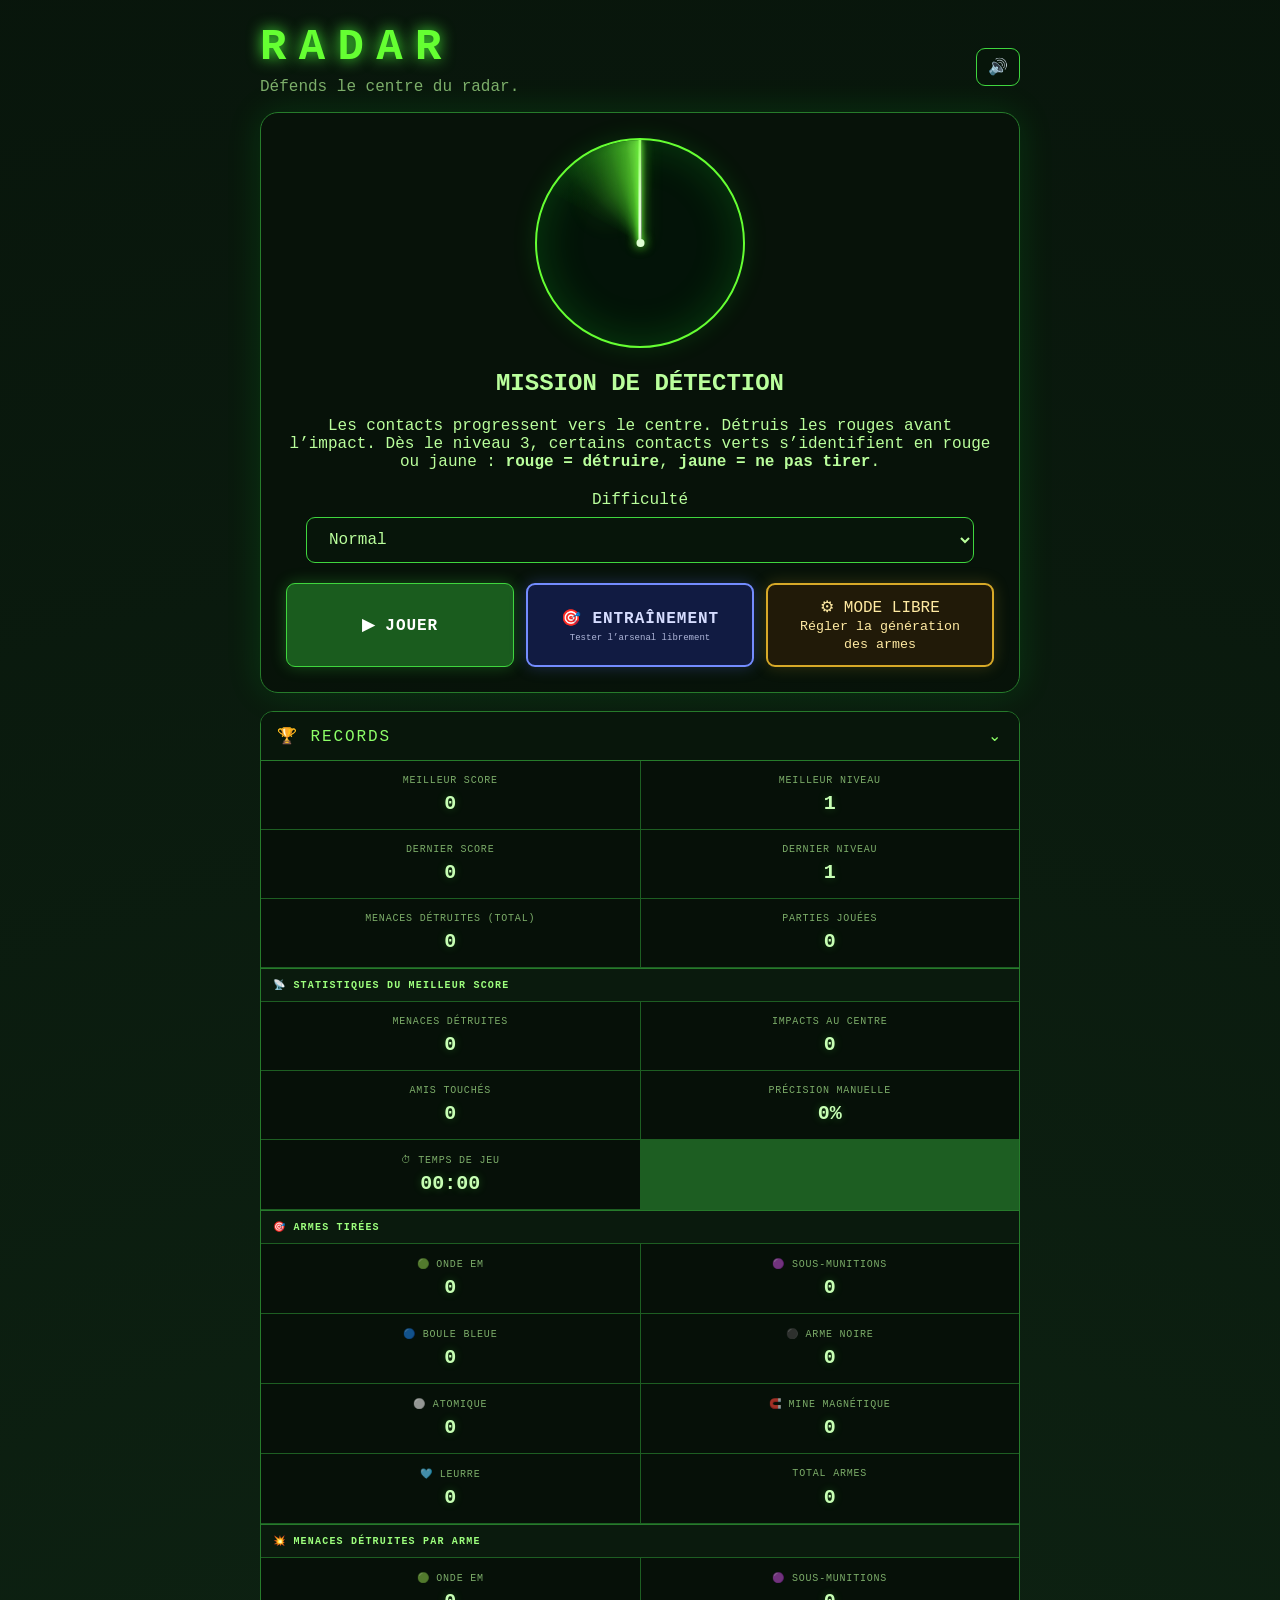
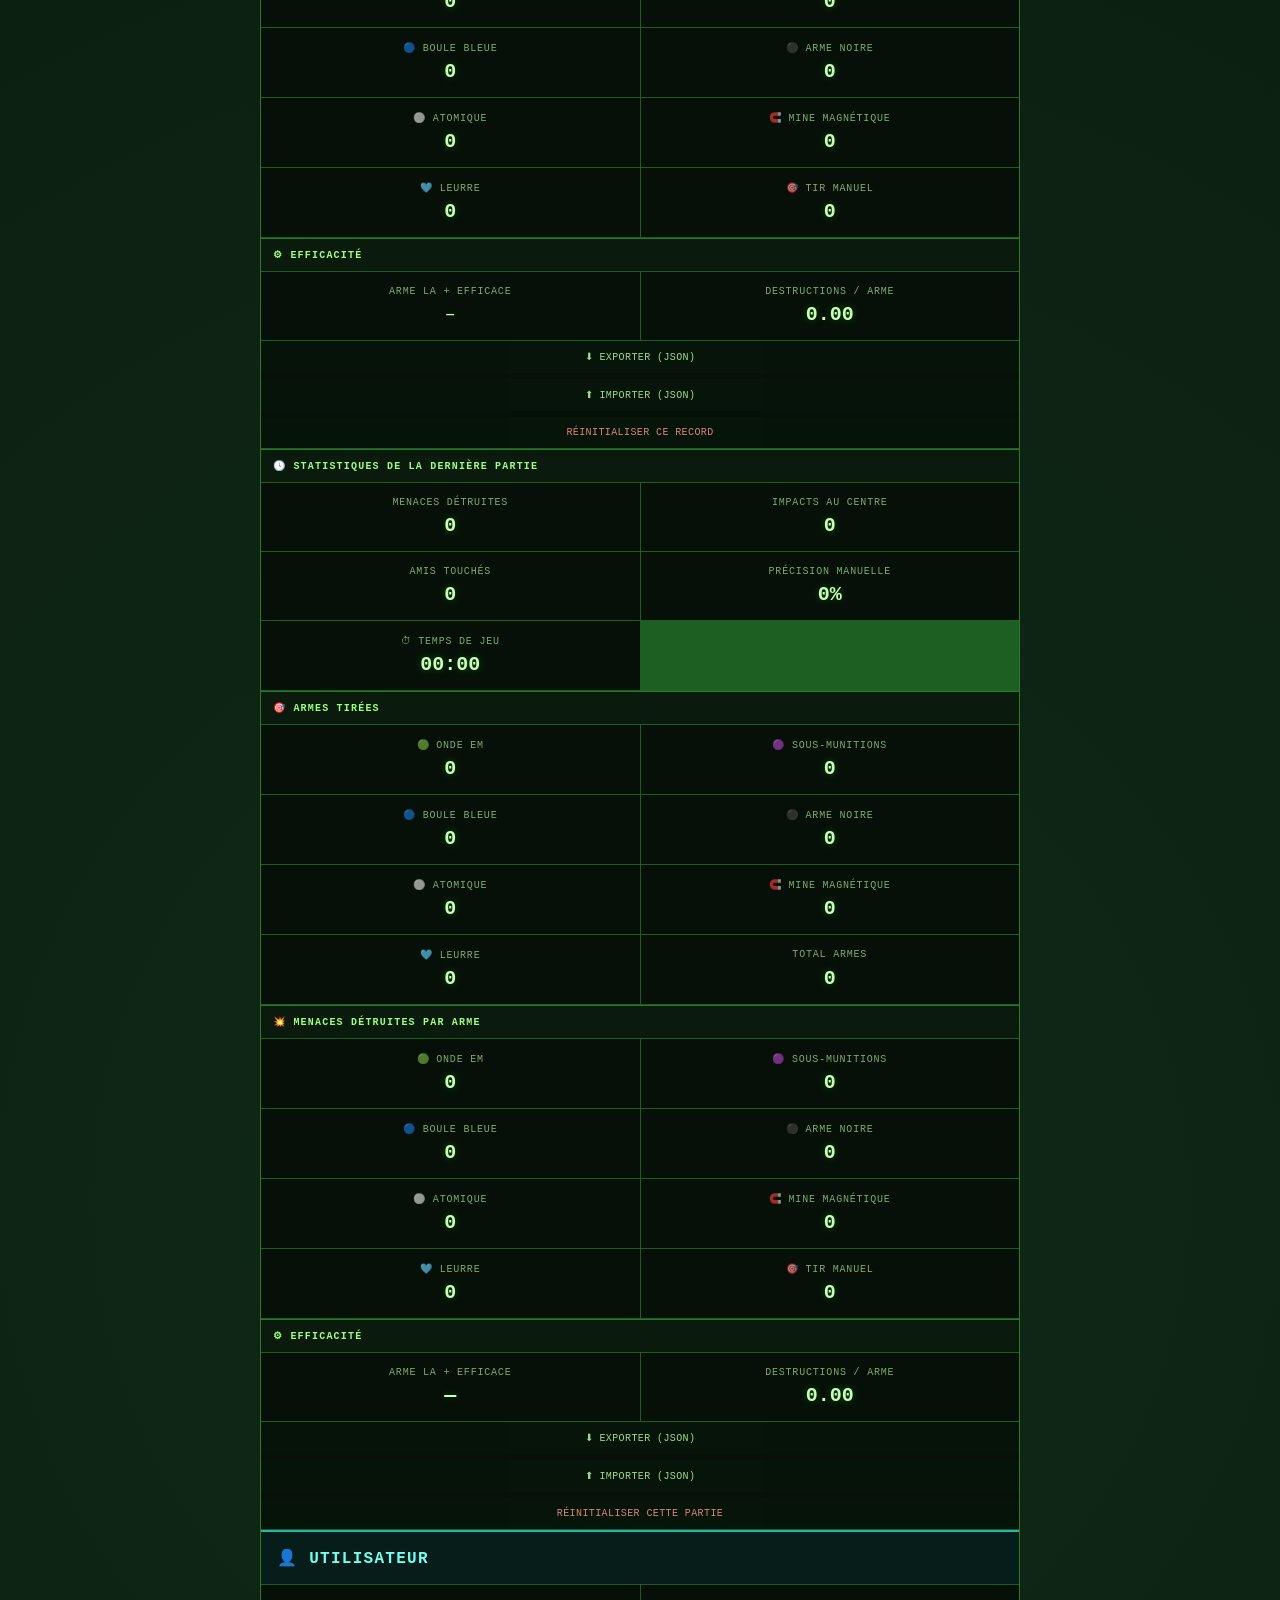
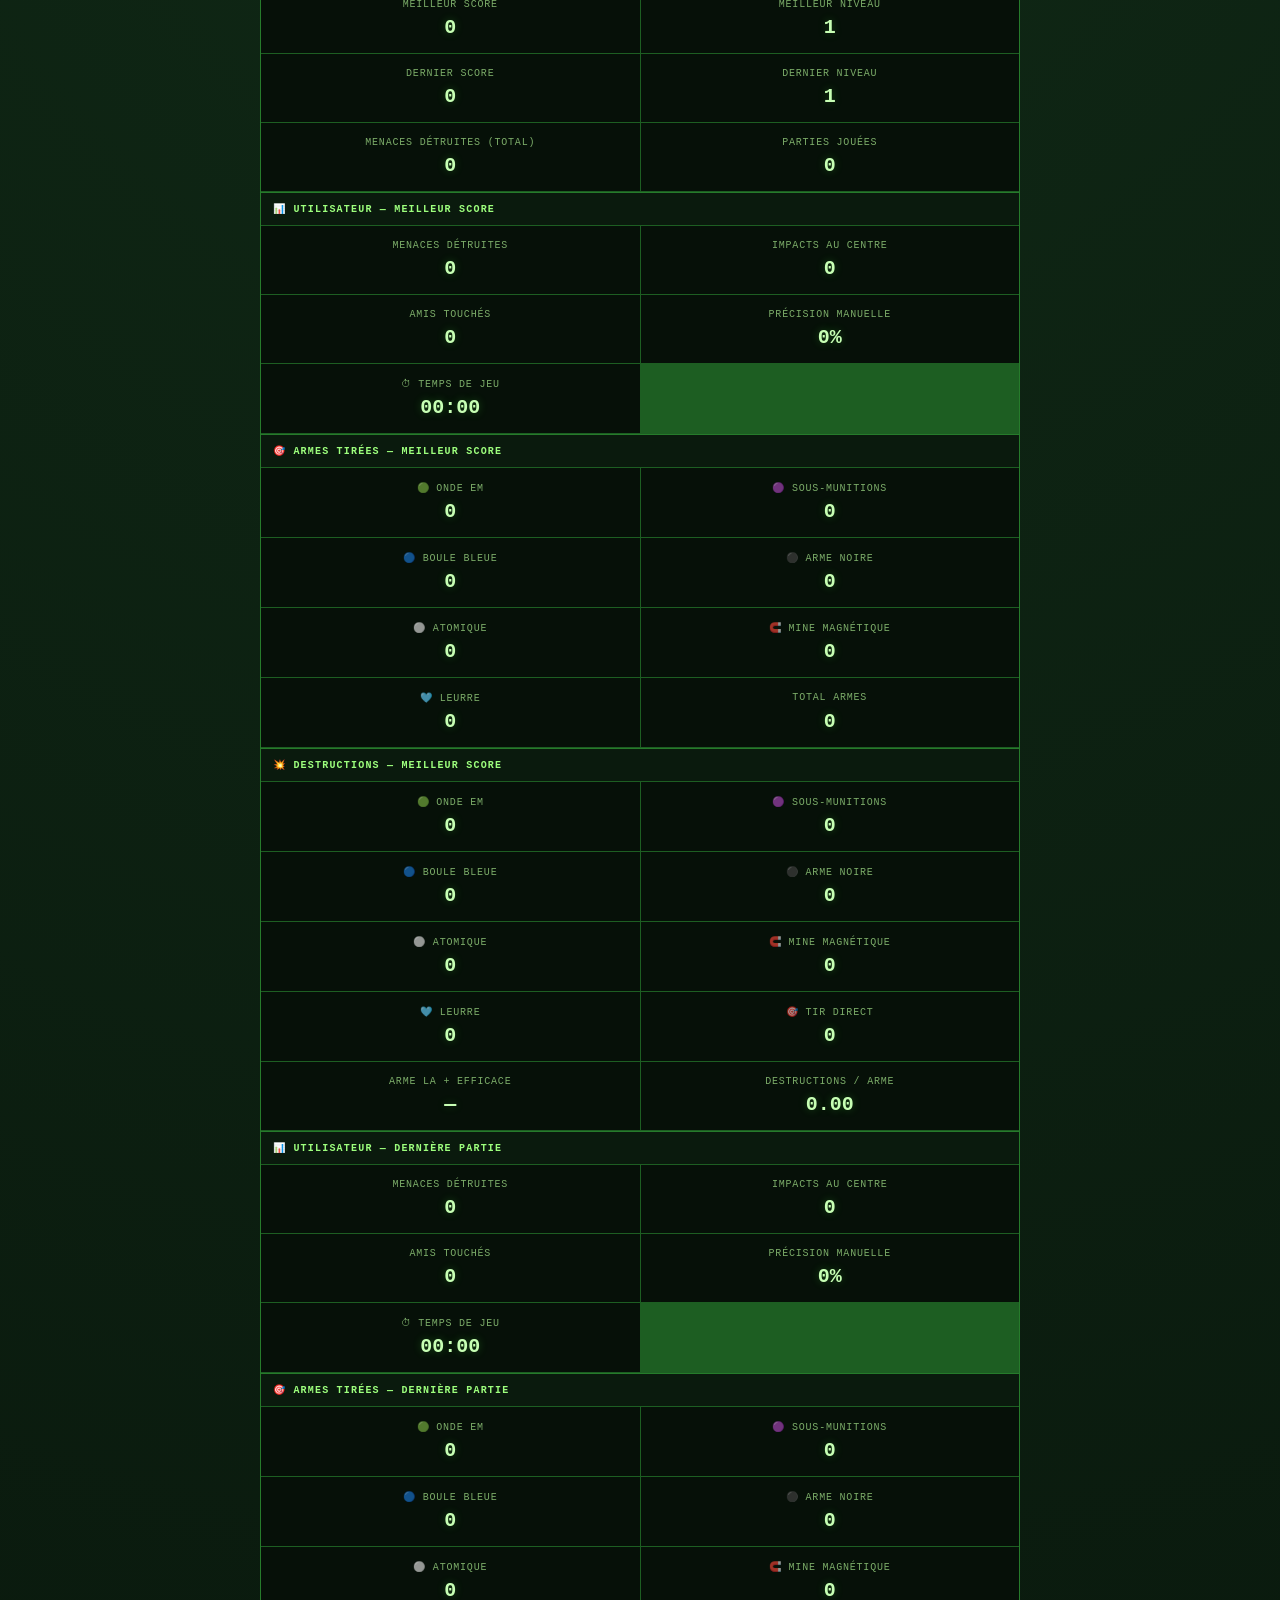
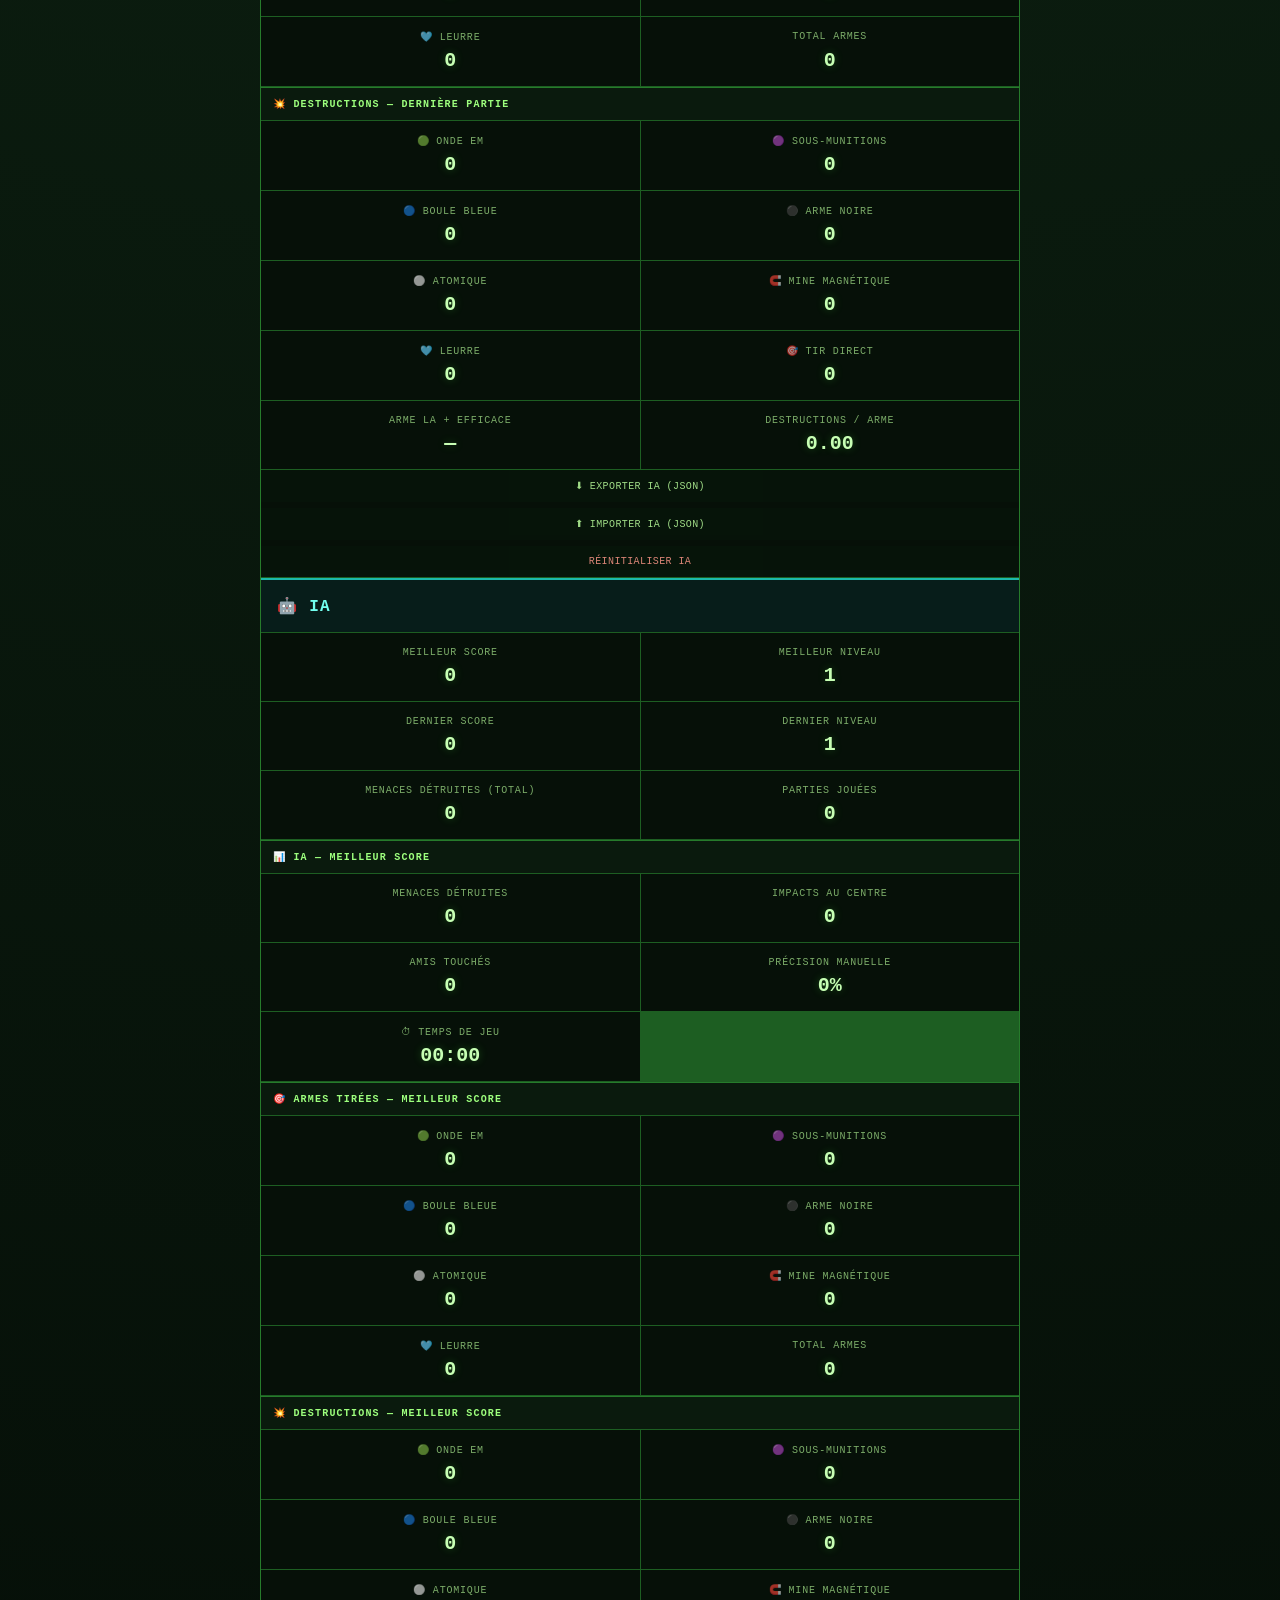
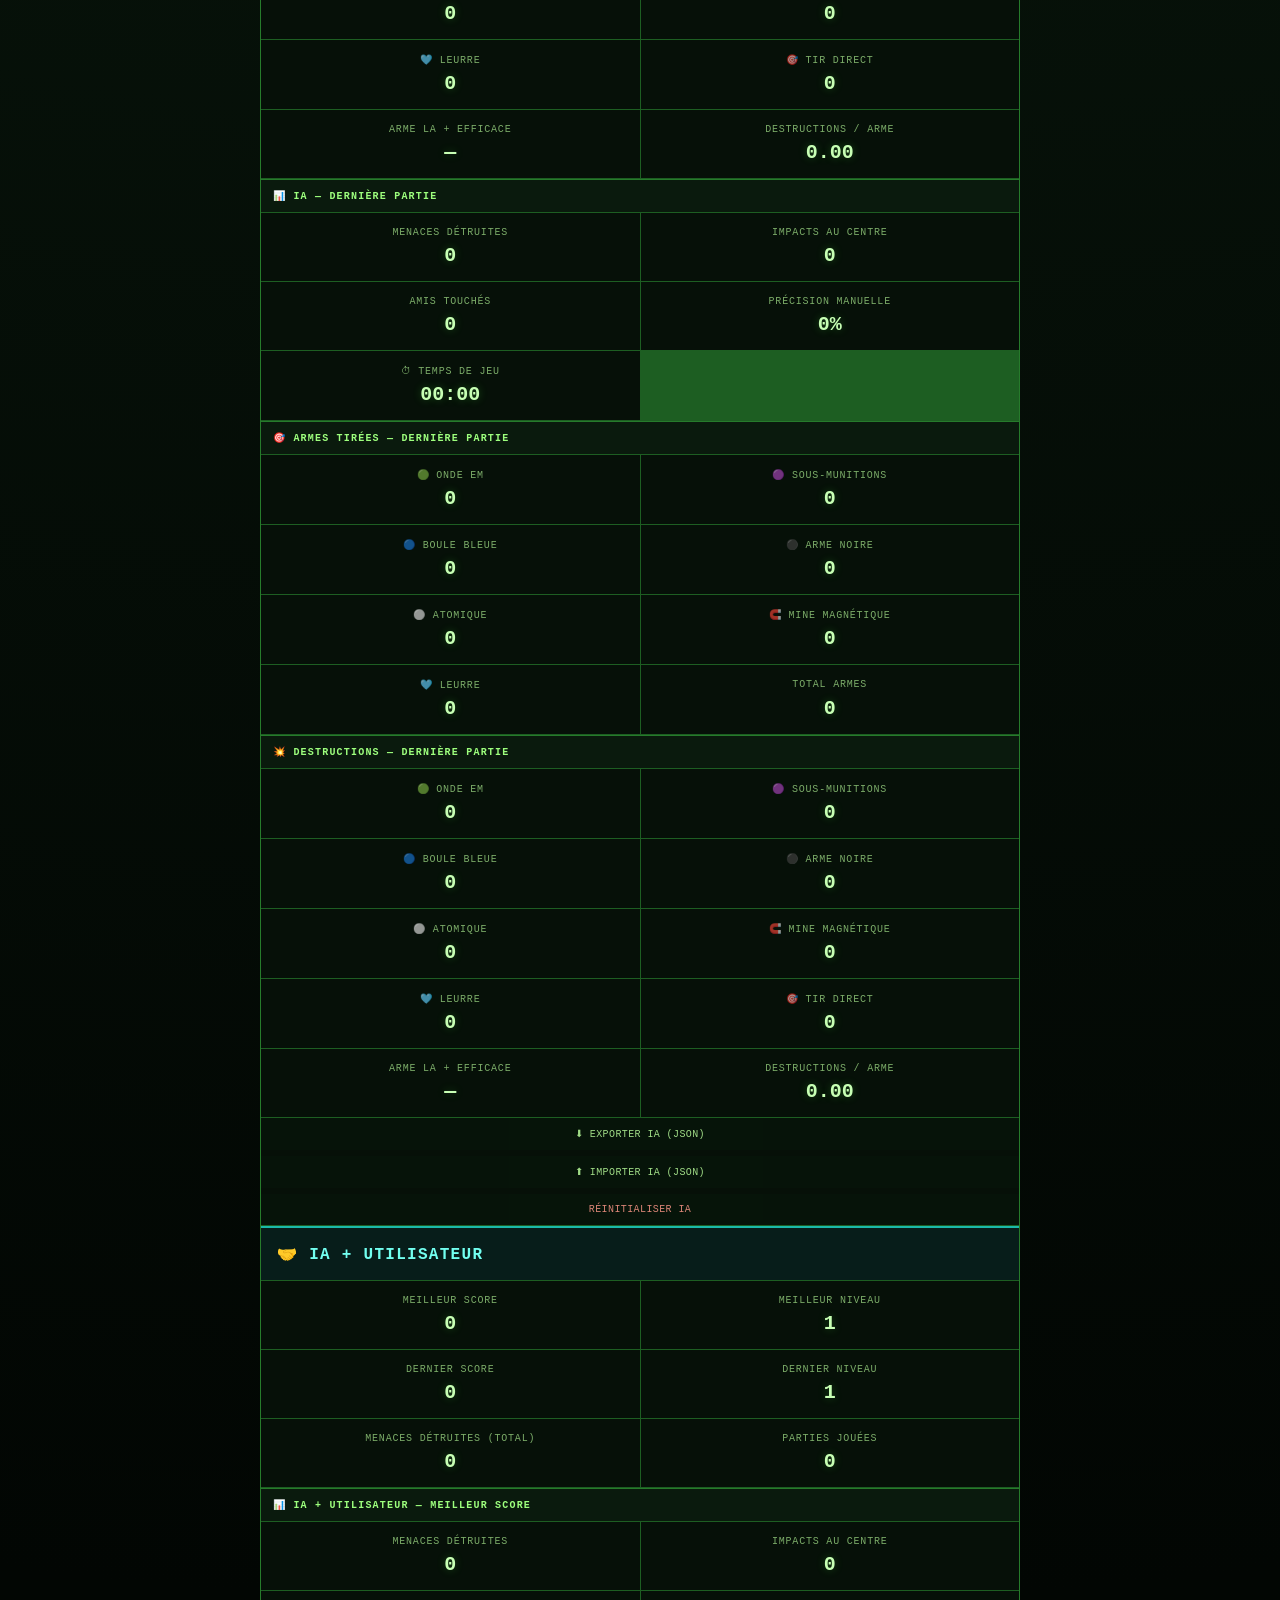
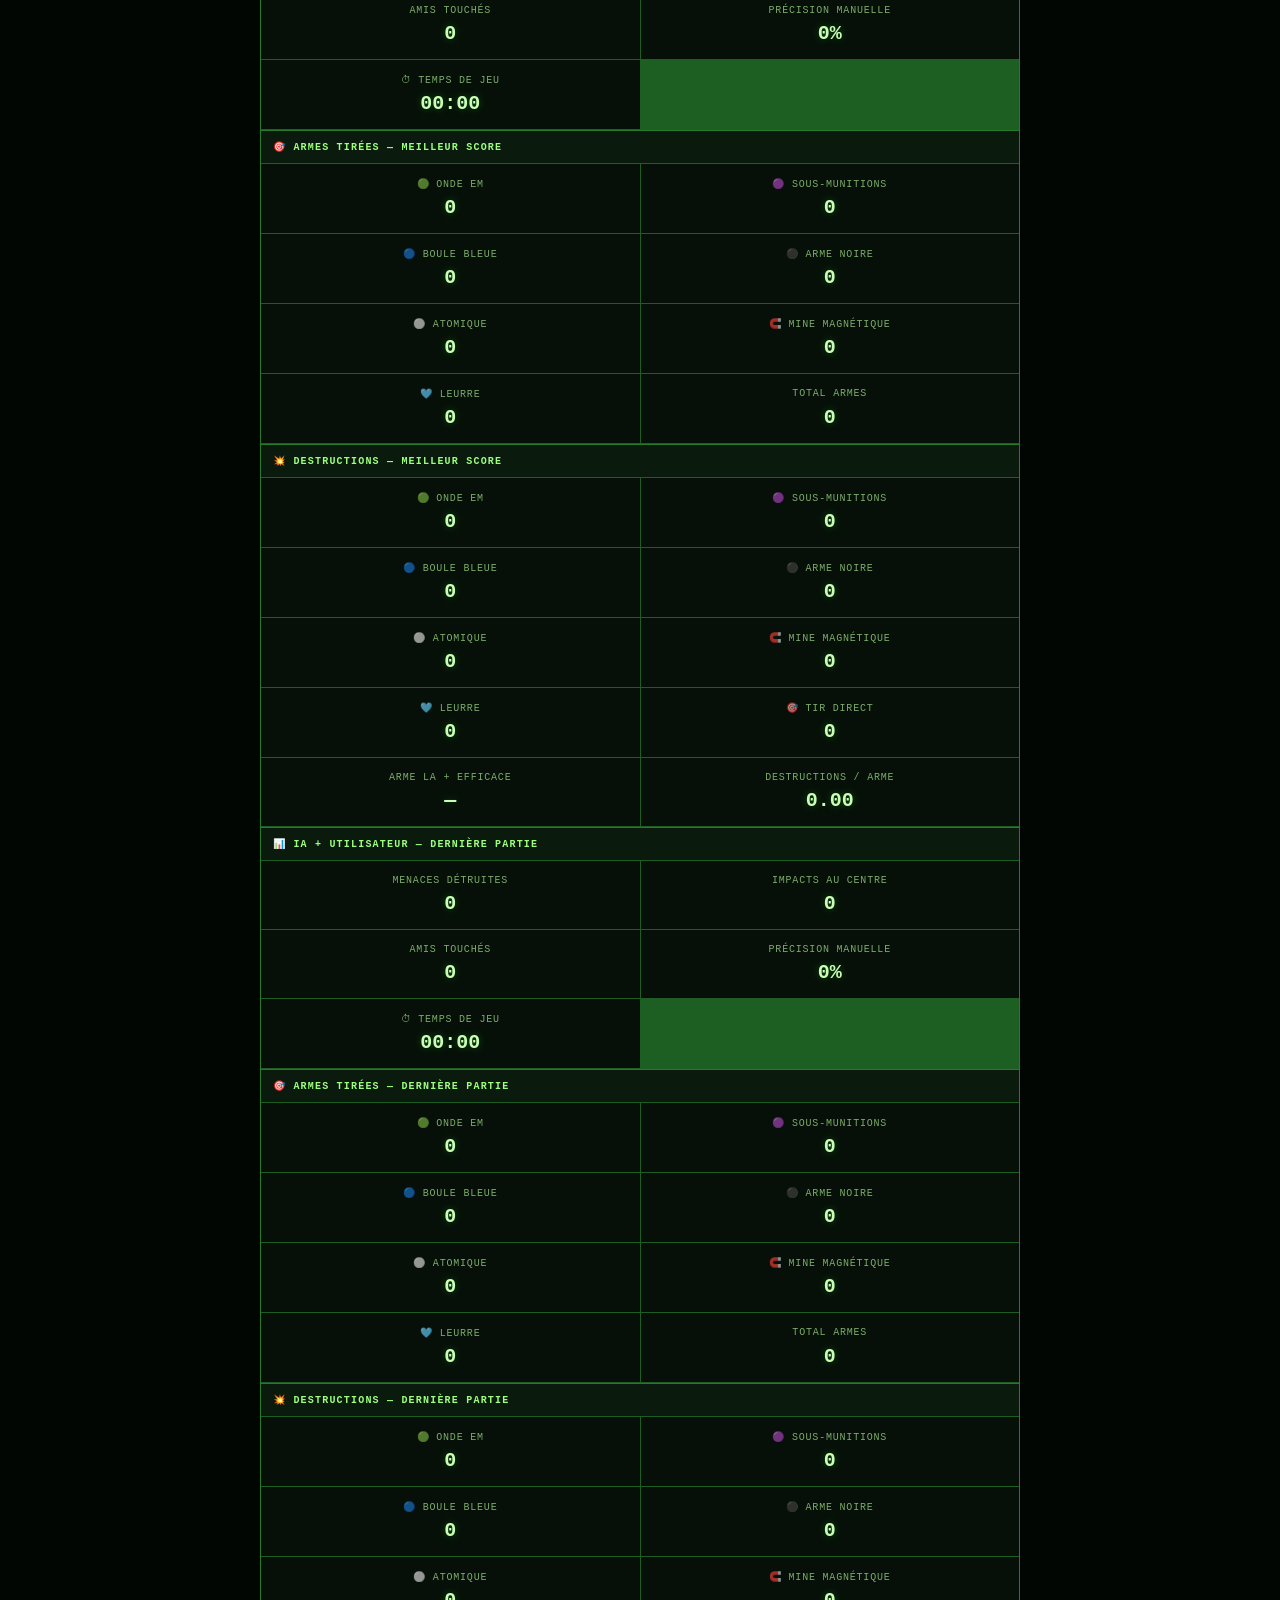
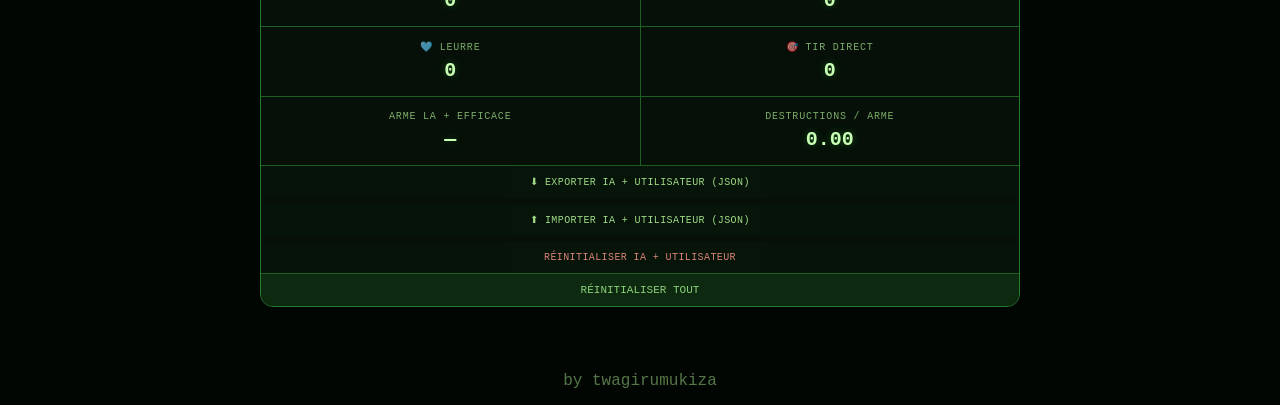
<file: index.html>
<!doctype html>
<html lang="fr">
<head>
<meta charset="utf-8"><meta name="viewport" content="width=device-width,initial-scale=1,viewport-fit=cover">
<title>RADAR — by twagirumukiza</title>
<link rel="stylesheet" href="style.css">
</head>
<body>
<main>
  <header><div><h1>RADAR</h1><p>Défends le centre du radar.</p></div>
  <button id="sound" class="icon">🔊</button></header>

  <section id="home" class="panel">
    <div class="scope mini"><div class="sweep"><div class="sweep-trail"></div><div class="sweep-flame"></div><div class="sweep-line"></div></div><i></i><i></i><i></i></div>
    <h2>MISSION DE DÉTECTION</h2>
    <p>Les contacts progressent vers le centre. Détruis les rouges avant l’impact. Dès le niveau 3, certains contacts verts s’identifient en rouge ou jaune : <b>rouge = détruire</b>, <b>jaune = ne pas tirer</b>.</p>
    <div class="row">
      <label>Difficulté<select id="difficulty"><option value="easy">Facile</option><option value="normal" selected>Normal</option><option value="hard">Difficile</option></select></label>
    </div>
    <div class="mode-actions">
  <button id="start" class="primary mode-main">▶ JOUER</button>
  <button id="trainingBtn" class="training-main" type="button">🎯 ENTRAÎNEMENT<br><small>Tester l’arsenal librement</small></button>
<button id="freeBtn" class="free-main" type="button">⚙ MODE LIBRE<br><small>Régler la génération des armes</small></button>
</div>

    

  </section>

  <section id="game" hidden>
    <div id="modeBadge" class="mode-badge" hidden>ENTRAÎNEMENT</div>
    <div class="hud"><span>NIVEAU <b id="level">1</b></span><span>SCORE <b id="score">0</b></span><span>BASE <b id="lives">♥♥♥</b></span><span>ENNEMIS <b id="remaining">0</b></span></div>
<div class="defense-controls" aria-label="Pilotage de la défense">
<button id="aiDefense" class="defense-mode" type="button"><span>🤖</span><small>IA</small></button>
<button id="hybridDefense" class="defense-mode" type="button"><span>🤝</span><small>IA + UTILISATEUR</small></button>
</div>
<div class="arsenal">
<button id="weaponEmp" class="weapon"><span>◉</span><small>ONDE EM</small><b id="empCount">0</b><div class="regen"><i id="empRegen"></i><em id="empPct">0%</em></div></button>
<button id="weaponCluster" class="weapon"><span>✣</span><small>SOUS-MUNITIONS</small><b id="clusterCount">0</b><div class="regen"><i id="clusterRegen"></i><em id="clusterPct">0%</em></div></button>
<button id="weaponBlue" class="weapon"><span>●</span><small>BOULE BLEUE</small><b id="blueCount">0</b><div class="regen"><i id="blueRegen"></i><em id="bluePct">0%</em></div></button>
<button id="weaponBlack" class="weapon"><span>●</span><small>NOIRE</small><b id="blackCount">0</b><div class="regen"><i id="blackRegen"></i><em id="blackPct">0%</em></div></button>
<button id="weaponAtomic" class="weapon"><span>☢</span><small>ATOMIQUE</small><b id="atomicCount">0</b><div class="regen"><i id="atomicRegen"></i><em id="atomicPct">0%</em></div></button>
<button id="weaponMine" class="weapon"><span>✹</span><small>MINE MAGNÉTIQUE</small><b id="mineCount">0</b><div class="regen"><i id="mineRegen"></i><em id="minePct">0%</em></div></button>
<button id="weaponDecoy" class="weapon"><span>✦</span><small>LEURRE</small><b id="decoyCount">0</b><div class="regen"><i id="decoyRegen"></i><em id="decoyPct">0%</em></div></button>
</div>
    <div id="radar" class="scope">
      <div class="grid"></div><div class="rings"></div><div id="sweep" class="sweep"><div class="sweep-trail"></div><div class="sweep-flame"></div><div class="sweep-line"></div></div>
      <div class="cross x"></div><div class="cross y"></div><div class="center"></div>
      <div id="contacts"></div>
    </div>
    <p id="status">SCAN EN COURS…</p>
    <button id="quit">QUITTER</button>
  </section>

  <section id="freeSettings" class="free-settings" hidden>
<h3>⚙ MODE LIBRE — GÉNÉRATION DES ARMES</h3>
<p>Choisis le premier niveau d’apparition et la fréquence de chaque arme.</p>
<div class="free-grid">
<label>🟣 Sous-munitions <span>Début <input id="freeClusterStart" type="number" min="1" max="99" value="3"></span><span>Tous les <input id="freeClusterFreq" type="number" min="1" max="99" value="3"> niveaux</span></label>
<label>🔵 Boule bleue <span>Début <input id="freeBlueStart" type="number" min="1" max="99" value="4"></span><span>Tous les <input id="freeBlueFreq" type="number" min="1" max="99" value="4"> niveaux</span></label>
<label>🟢 Onde EM <span>Début <input id="freeEmpStart" type="number" min="1" max="99" value="5"></span><span>Tous les <input id="freeEmpFreq" type="number" min="1" max="99" value="5"> niveaux</span></label>
<label>⚫ Arme noire <span>Début <input id="freeBlackStart" type="number" min="1" max="99" value="7"></span><span>Tous les <input id="freeBlackFreq" type="number" min="1" max="99" value="7"> niveaux</span></label>
<label>⚪ Atomique <span>Début <input id="freeAtomicStart" type="number" min="1" max="99" value="8"></span><span>Tous les <input id="freeAtomicFreq" type="number" min="1" max="99" value="8"> niveaux</span></label>
<label>🧲 Mine magnétique <span>Début <input id="freeMineStart" type="number" min="1" max="99" value="5"></span><span>Tous les <input id="freeMineFreq" type="number" min="1" max="99" value="5"> niveaux</span></label>
<label>🩵 Leurre <span>Début <input id="freeDecoyStart" type="number" min="1" max="99" value="4"></span><span>Tous les <input id="freeDecoyFreq" type="number" min="1" max="99" value="4"> niveaux</span></label>
</div>
<button id="launchFree" class="primary" type="button">LANCER LE MODE LIBRE</button>
</section>
<section id="records" class="records-panel">
  <button id="recordsToggle" class="records-title" type="button">🏆 RECORDS <span>⌄</span></button>
  <div id="recordsBody" class="records-body">
    <div><small>MEILLEUR SCORE</small><b id="bestScore">0</b></div>
    <div><small>MEILLEUR NIVEAU</small><b id="bestLevel">1</b></div>
    <div><small>DERNIER SCORE</small><b id="lastScore">0</b></div>
    <div><small>DERNIER NIVEAU</small><b id="lastLevel">1</b></div>
    <div><small>MENACES DÉTRUITES (TOTAL)</small><b id="totalKills">0</b></div>
    <div><small>PARTIES JOUÉES</small><b id="gamesPlayed">0</b></div>

    <div class="record-detail-title">📡 STATISTIQUES DU MEILLEUR SCORE</div>
    <div><small>MENACES DÉTRUITES</small><b id="recordKills">0</b></div>
    <div><small>IMPACTS AU CENTRE</small><b id="recordImpacts">0</b></div>
    <div><small>AMIS TOUCHÉS</small><b id="recordFriendlyFire">0</b></div>
    <div><small>PRÉCISION MANUELLE</small><b id="recordAccuracy">0%</b></div>
    <div><small>⏱ TEMPS DE JEU</small><b id="recordPlayTime">00:00</b></div>

    <div class="record-detail-title">🎯 ARMES TIRÉES</div>
    <div><small>🟢 ONDE EM</small><b id="recordShotEmp">0</b></div>
    <div><small>🟣 SOUS-MUNITIONS</small><b id="recordShotCluster">0</b></div>
    <div><small>🔵 BOULE BLEUE</small><b id="recordShotBlue">0</b></div>
    <div><small>⚫ ARME NOIRE</small><b id="recordShotBlack">0</b></div>
    <div><small>⚪ ATOMIQUE</small><b id="recordShotAtomic">0</b></div>
    <div><small>🧲 MINE MAGNÉTIQUE</small><b id="recordShotMine">0</b></div>
    <div><small>🩵 LEURRE</small><b id="recordShotDecoy">0</b></div>
    <div><small>TOTAL ARMES</small><b id="recordShotsTotal">0</b></div>

    <div class="record-detail-title">💥 MENACES DÉTRUITES PAR ARME</div>
    <div><small>🟢 ONDE EM</small><b id="recordKillEmp">0</b></div>
    <div><small>🟣 SOUS-MUNITIONS</small><b id="recordKillCluster">0</b></div>
    <div><small>🔵 BOULE BLEUE</small><b id="recordKillBlue">0</b></div>
    <div><small>⚫ ARME NOIRE</small><b id="recordKillBlack">0</b></div>
    <div><small>⚪ ATOMIQUE</small><b id="recordKillAtomic">0</b></div>
    <div><small>🧲 MINE MAGNÉTIQUE</small><b id="recordKillMine">0</b></div>
    <div><small>🩵 LEURRE</small><b id="recordKillDecoy">0</b></div>
    <div><small>🎯 TIR MANUEL</small><b id="recordKillManual">0</b></div>

    <div class="record-detail-title">⚙ EFFICACITÉ</div>
    <div><small>ARME LA + EFFICACE</small><b id="recordBestWeapon">—</b></div>
    <div><small>DESTRUCTIONS / ARME</small><b id="recordEfficiency">0.00</b></div>

    <div class="record-actions">
      <button id="exportBestRun" type="button">⬇ EXPORTER (JSON)</button>
      <button id="importBestRunBtn" type="button">⬆ IMPORTER (JSON)</button>
      <button id="resetBestRun" type="button" class="danger">RÉINITIALISER CE RECORD</button>
    </div>
    <input id="importBestRunFile" type="file" accept="application/json" hidden>

    <div class="record-detail-title">🕓 STATISTIQUES DE LA DERNIÈRE PARTIE</div>
    <div><small>MENACES DÉTRUITES</small><b id="lastKills">0</b></div>
    <div><small>IMPACTS AU CENTRE</small><b id="lastImpacts">0</b></div>
    <div><small>AMIS TOUCHÉS</small><b id="lastFriendlyFire">0</b></div>
    <div><small>PRÉCISION MANUELLE</small><b id="lastAccuracy">0%</b></div>
    <div><small>⏱ TEMPS DE JEU</small><b id="lastPlayTime">00:00</b></div>

    <div class="record-detail-title">🎯 ARMES TIRÉES</div>
    <div><small>🟢 ONDE EM</small><b id="lastShotEmp">0</b></div>
    <div><small>🟣 SOUS-MUNITIONS</small><b id="lastShotCluster">0</b></div>
    <div><small>🔵 BOULE BLEUE</small><b id="lastShotBlue">0</b></div>
    <div><small>⚫ ARME NOIRE</small><b id="lastShotBlack">0</b></div>
    <div><small>⚪ ATOMIQUE</small><b id="lastShotAtomic">0</b></div>
    <div><small>🧲 MINE MAGNÉTIQUE</small><b id="lastShotMine">0</b></div>
    <div><small>🩵 LEURRE</small><b id="lastShotDecoy">0</b></div>
    <div><small>TOTAL ARMES</small><b id="lastShotsTotal">0</b></div>

    <div class="record-detail-title">💥 MENACES DÉTRUITES PAR ARME</div>
    <div><small>🟢 ONDE EM</small><b id="lastKillEmp">0</b></div>
    <div><small>🟣 SOUS-MUNITIONS</small><b id="lastKillCluster">0</b></div>
    <div><small>🔵 BOULE BLEUE</small><b id="lastKillBlue">0</b></div>
    <div><small>⚫ ARME NOIRE</small><b id="lastKillBlack">0</b></div>
    <div><small>⚪ ATOMIQUE</small><b id="lastKillAtomic">0</b></div>
    <div><small>🧲 MINE MAGNÉTIQUE</small><b id="lastKillMine">0</b></div>
    <div><small>🩵 LEURRE</small><b id="lastKillDecoy">0</b></div>
    <div><small>🎯 TIR MANUEL</small><b id="lastKillManual">0</b></div>

    <div class="record-detail-title">⚙ EFFICACITÉ</div>
    <div><small>ARME LA + EFFICACE</small><b id="lastBestWeapon">—</b></div>
    <div><small>DESTRUCTIONS / ARME</small><b id="lastEfficiency">0.00</b></div>

    <div class="record-actions">
      <button id="exportLastRun" type="button">⬇ EXPORTER (JSON)</button>
      <button id="importLastRunBtn" type="button">⬆ IMPORTER (JSON)</button>
      <button id="resetLastRun" type="button" class="danger">RÉINITIALISER CETTE PARTIE</button>
    </div>
    <input id="importLastRunFile" type="file" accept="application/json" hidden>

    <div class="record-mode-title">👤 UTILISATEUR</div>
    <div><small>MEILLEUR SCORE</small><b id="manualBestScore">0</b></div>
    <div><small>MEILLEUR NIVEAU</small><b id="manualBestLevel">1</b></div>
    <div><small>DERNIER SCORE</small><b id="manualLastScore">0</b></div>
    <div><small>DERNIER NIVEAU</small><b id="manualLastLevel">1</b></div>
    <div><small>MENACES DÉTRUITES (TOTAL)</small><b id="manualTotalKills">0</b></div>
    <div><small>PARTIES JOUÉES</small><b id="manualGamesPlayed">0</b></div>
    <div class="record-detail-title">📊 UTILISATEUR — MEILLEUR SCORE</div>
    <div><small>MENACES DÉTRUITES</small><b id="manualBestKills">0</b></div>
    <div><small>IMPACTS AU CENTRE</small><b id="manualBestImpacts">0</b></div>
    <div><small>AMIS TOUCHÉS</small><b id="manualBestFriendlyFire">0</b></div>
    <div><small>PRÉCISION MANUELLE</small><b id="manualBestAccuracy">0%</b></div>
    <div><small>⏱ TEMPS DE JEU</small><b id="manualBestPlayTime">00:00</b></div>
    <div class="record-detail-title">🎯 ARMES TIRÉES — MEILLEUR SCORE</div>
    <div><small>🟢 ONDE EM</small><b id="manualBestShotEmp">0</b></div>
    <div><small>🟣 SOUS-MUNITIONS</small><b id="manualBestShotCluster">0</b></div>
    <div><small>🔵 BOULE BLEUE</small><b id="manualBestShotBlue">0</b></div>
    <div><small>⚫ ARME NOIRE</small><b id="manualBestShotBlack">0</b></div>
    <div><small>⚪ ATOMIQUE</small><b id="manualBestShotAtomic">0</b></div>
    <div><small>🧲 MINE MAGNÉTIQUE</small><b id="manualBestShotMine">0</b></div>
    <div><small>🩵 LEURRE</small><b id="manualBestShotDecoy">0</b></div>
    <div><small>TOTAL ARMES</small><b id="manualBestShotsTotal">0</b></div>
    <div class="record-detail-title">💥 DESTRUCTIONS — MEILLEUR SCORE</div>
    <div><small>🟢 ONDE EM</small><b id="manualBestKillEmp">0</b></div>
    <div><small>🟣 SOUS-MUNITIONS</small><b id="manualBestKillCluster">0</b></div>
    <div><small>🔵 BOULE BLEUE</small><b id="manualBestKillBlue">0</b></div>
    <div><small>⚫ ARME NOIRE</small><b id="manualBestKillBlack">0</b></div>
    <div><small>⚪ ATOMIQUE</small><b id="manualBestKillAtomic">0</b></div>
    <div><small>🧲 MINE MAGNÉTIQUE</small><b id="manualBestKillMine">0</b></div>
    <div><small>🩵 LEURRE</small><b id="manualBestKillDecoy">0</b></div>
    <div><small>🎯 TIR DIRECT</small><b id="manualBestKillManual">0</b></div>
    <div><small>ARME LA + EFFICACE</small><b id="manualBestBestWeapon">—</b></div>
    <div><small>DESTRUCTIONS / ARME</small><b id="manualBestEfficiency">0.00</b></div>
    <div class="record-detail-title">📊 UTILISATEUR — DERNIÈRE PARTIE</div>
    <div><small>MENACES DÉTRUITES</small><b id="manualLastKills">0</b></div>
    <div><small>IMPACTS AU CENTRE</small><b id="manualLastImpacts">0</b></div>
    <div><small>AMIS TOUCHÉS</small><b id="manualLastFriendlyFire">0</b></div>
    <div><small>PRÉCISION MANUELLE</small><b id="manualLastAccuracy">0%</b></div>
    <div><small>⏱ TEMPS DE JEU</small><b id="manualLastPlayTime">00:00</b></div>
    <div class="record-detail-title">🎯 ARMES TIRÉES — DERNIÈRE PARTIE</div>
    <div><small>🟢 ONDE EM</small><b id="manualLastShotEmp">0</b></div>
    <div><small>🟣 SOUS-MUNITIONS</small><b id="manualLastShotCluster">0</b></div>
    <div><small>🔵 BOULE BLEUE</small><b id="manualLastShotBlue">0</b></div>
    <div><small>⚫ ARME NOIRE</small><b id="manualLastShotBlack">0</b></div>
    <div><small>⚪ ATOMIQUE</small><b id="manualLastShotAtomic">0</b></div>
    <div><small>🧲 MINE MAGNÉTIQUE</small><b id="manualLastShotMine">0</b></div>
    <div><small>🩵 LEURRE</small><b id="manualLastShotDecoy">0</b></div>
    <div><small>TOTAL ARMES</small><b id="manualLastShotsTotal">0</b></div>
    <div class="record-detail-title">💥 DESTRUCTIONS — DERNIÈRE PARTIE</div>
    <div><small>🟢 ONDE EM</small><b id="manualLastKillEmp">0</b></div>
    <div><small>🟣 SOUS-MUNITIONS</small><b id="manualLastKillCluster">0</b></div>
    <div><small>🔵 BOULE BLEUE</small><b id="manualLastKillBlue">0</b></div>
    <div><small>⚫ ARME NOIRE</small><b id="manualLastKillBlack">0</b></div>
    <div><small>⚪ ATOMIQUE</small><b id="manualLastKillAtomic">0</b></div>
    <div><small>🧲 MINE MAGNÉTIQUE</small><b id="manualLastKillMine">0</b></div>
    <div><small>🩵 LEURRE</small><b id="manualLastKillDecoy">0</b></div>
    <div><small>🎯 TIR DIRECT</small><b id="manualLastKillManual">0</b></div>
    <div><small>ARME LA + EFFICACE</small><b id="manualLastBestWeapon">—</b></div>
    <div><small>DESTRUCTIONS / ARME</small><b id="manualLastEfficiency">0.00</b></div>
    <div class="record-actions">
      <button id="exportManualStats" type="button">⬇ EXPORTER IA (JSON)</button>
      <button id="importManualStatsBtn" type="button">⬆ IMPORTER IA (JSON)</button>
      <button id="resetManualStats" type="button" class="danger">RÉINITIALISER IA</button>
    </div>
    <input id="importManualStatsFile" type="file" accept="application/json" hidden>
    <div class="record-mode-title">🤖 IA</div>
    <div><small>MEILLEUR SCORE</small><b id="aiBestScore">0</b></div>
    <div><small>MEILLEUR NIVEAU</small><b id="aiBestLevel">1</b></div>
    <div><small>DERNIER SCORE</small><b id="aiLastScore">0</b></div>
    <div><small>DERNIER NIVEAU</small><b id="aiLastLevel">1</b></div>
    <div><small>MENACES DÉTRUITES (TOTAL)</small><b id="aiTotalKills">0</b></div>
    <div><small>PARTIES JOUÉES</small><b id="aiGamesPlayed">0</b></div>
    <div class="record-detail-title">📊 IA — MEILLEUR SCORE</div>
    <div><small>MENACES DÉTRUITES</small><b id="aiBestKills">0</b></div>
    <div><small>IMPACTS AU CENTRE</small><b id="aiBestImpacts">0</b></div>
    <div><small>AMIS TOUCHÉS</small><b id="aiBestFriendlyFire">0</b></div>
    <div><small>PRÉCISION MANUELLE</small><b id="aiBestAccuracy">0%</b></div>
    <div><small>⏱ TEMPS DE JEU</small><b id="aiBestPlayTime">00:00</b></div>
    <div class="record-detail-title">🎯 ARMES TIRÉES — MEILLEUR SCORE</div>
    <div><small>🟢 ONDE EM</small><b id="aiBestShotEmp">0</b></div>
    <div><small>🟣 SOUS-MUNITIONS</small><b id="aiBestShotCluster">0</b></div>
    <div><small>🔵 BOULE BLEUE</small><b id="aiBestShotBlue">0</b></div>
    <div><small>⚫ ARME NOIRE</small><b id="aiBestShotBlack">0</b></div>
    <div><small>⚪ ATOMIQUE</small><b id="aiBestShotAtomic">0</b></div>
    <div><small>🧲 MINE MAGNÉTIQUE</small><b id="aiBestShotMine">0</b></div>
    <div><small>🩵 LEURRE</small><b id="aiBestShotDecoy">0</b></div>
    <div><small>TOTAL ARMES</small><b id="aiBestShotsTotal">0</b></div>
    <div class="record-detail-title">💥 DESTRUCTIONS — MEILLEUR SCORE</div>
    <div><small>🟢 ONDE EM</small><b id="aiBestKillEmp">0</b></div>
    <div><small>🟣 SOUS-MUNITIONS</small><b id="aiBestKillCluster">0</b></div>
    <div><small>🔵 BOULE BLEUE</small><b id="aiBestKillBlue">0</b></div>
    <div><small>⚫ ARME NOIRE</small><b id="aiBestKillBlack">0</b></div>
    <div><small>⚪ ATOMIQUE</small><b id="aiBestKillAtomic">0</b></div>
    <div><small>🧲 MINE MAGNÉTIQUE</small><b id="aiBestKillMine">0</b></div>
    <div><small>🩵 LEURRE</small><b id="aiBestKillDecoy">0</b></div>
    <div><small>🎯 TIR DIRECT</small><b id="aiBestKillManual">0</b></div>
    <div><small>ARME LA + EFFICACE</small><b id="aiBestBestWeapon">—</b></div>
    <div><small>DESTRUCTIONS / ARME</small><b id="aiBestEfficiency">0.00</b></div>
    <div class="record-detail-title">📊 IA — DERNIÈRE PARTIE</div>
    <div><small>MENACES DÉTRUITES</small><b id="aiLastKills">0</b></div>
    <div><small>IMPACTS AU CENTRE</small><b id="aiLastImpacts">0</b></div>
    <div><small>AMIS TOUCHÉS</small><b id="aiLastFriendlyFire">0</b></div>
    <div><small>PRÉCISION MANUELLE</small><b id="aiLastAccuracy">0%</b></div>
    <div><small>⏱ TEMPS DE JEU</small><b id="aiLastPlayTime">00:00</b></div>
    <div class="record-detail-title">🎯 ARMES TIRÉES — DERNIÈRE PARTIE</div>
    <div><small>🟢 ONDE EM</small><b id="aiLastShotEmp">0</b></div>
    <div><small>🟣 SOUS-MUNITIONS</small><b id="aiLastShotCluster">0</b></div>
    <div><small>🔵 BOULE BLEUE</small><b id="aiLastShotBlue">0</b></div>
    <div><small>⚫ ARME NOIRE</small><b id="aiLastShotBlack">0</b></div>
    <div><small>⚪ ATOMIQUE</small><b id="aiLastShotAtomic">0</b></div>
    <div><small>🧲 MINE MAGNÉTIQUE</small><b id="aiLastShotMine">0</b></div>
    <div><small>🩵 LEURRE</small><b id="aiLastShotDecoy">0</b></div>
    <div><small>TOTAL ARMES</small><b id="aiLastShotsTotal">0</b></div>
    <div class="record-detail-title">💥 DESTRUCTIONS — DERNIÈRE PARTIE</div>
    <div><small>🟢 ONDE EM</small><b id="aiLastKillEmp">0</b></div>
    <div><small>🟣 SOUS-MUNITIONS</small><b id="aiLastKillCluster">0</b></div>
    <div><small>🔵 BOULE BLEUE</small><b id="aiLastKillBlue">0</b></div>
    <div><small>⚫ ARME NOIRE</small><b id="aiLastKillBlack">0</b></div>
    <div><small>⚪ ATOMIQUE</small><b id="aiLastKillAtomic">0</b></div>
    <div><small>🧲 MINE MAGNÉTIQUE</small><b id="aiLastKillMine">0</b></div>
    <div><small>🩵 LEURRE</small><b id="aiLastKillDecoy">0</b></div>
    <div><small>🎯 TIR DIRECT</small><b id="aiLastKillManual">0</b></div>
    <div><small>ARME LA + EFFICACE</small><b id="aiLastBestWeapon">—</b></div>
    <div><small>DESTRUCTIONS / ARME</small><b id="aiLastEfficiency">0.00</b></div>
    <div class="record-actions">
      <button id="exportAiStats" type="button">⬇ EXPORTER IA (JSON)</button>
      <button id="importAiStatsBtn" type="button">⬆ IMPORTER IA (JSON)</button>
      <button id="resetAiStats" type="button" class="danger">RÉINITIALISER IA</button>
    </div>
    <input id="importAiStatsFile" type="file" accept="application/json" hidden>
    <div class="record-mode-title">🤝 IA + UTILISATEUR</div>
    <div><small>MEILLEUR SCORE</small><b id="hybridBestScore">0</b></div>
    <div><small>MEILLEUR NIVEAU</small><b id="hybridBestLevel">1</b></div>
    <div><small>DERNIER SCORE</small><b id="hybridLastScore">0</b></div>
    <div><small>DERNIER NIVEAU</small><b id="hybridLastLevel">1</b></div>
    <div><small>MENACES DÉTRUITES (TOTAL)</small><b id="hybridTotalKills">0</b></div>
    <div><small>PARTIES JOUÉES</small><b id="hybridGamesPlayed">0</b></div>
    <div class="record-detail-title">📊 IA + UTILISATEUR — MEILLEUR SCORE</div>
    <div><small>MENACES DÉTRUITES</small><b id="hybridBestKills">0</b></div>
    <div><small>IMPACTS AU CENTRE</small><b id="hybridBestImpacts">0</b></div>
    <div><small>AMIS TOUCHÉS</small><b id="hybridBestFriendlyFire">0</b></div>
    <div><small>PRÉCISION MANUELLE</small><b id="hybridBestAccuracy">0%</b></div>
    <div><small>⏱ TEMPS DE JEU</small><b id="hybridBestPlayTime">00:00</b></div>
    <div class="record-detail-title">🎯 ARMES TIRÉES — MEILLEUR SCORE</div>
    <div><small>🟢 ONDE EM</small><b id="hybridBestShotEmp">0</b></div>
    <div><small>🟣 SOUS-MUNITIONS</small><b id="hybridBestShotCluster">0</b></div>
    <div><small>🔵 BOULE BLEUE</small><b id="hybridBestShotBlue">0</b></div>
    <div><small>⚫ ARME NOIRE</small><b id="hybridBestShotBlack">0</b></div>
    <div><small>⚪ ATOMIQUE</small><b id="hybridBestShotAtomic">0</b></div>
    <div><small>🧲 MINE MAGNÉTIQUE</small><b id="hybridBestShotMine">0</b></div>
    <div><small>🩵 LEURRE</small><b id="hybridBestShotDecoy">0</b></div>
    <div><small>TOTAL ARMES</small><b id="hybridBestShotsTotal">0</b></div>
    <div class="record-detail-title">💥 DESTRUCTIONS — MEILLEUR SCORE</div>
    <div><small>🟢 ONDE EM</small><b id="hybridBestKillEmp">0</b></div>
    <div><small>🟣 SOUS-MUNITIONS</small><b id="hybridBestKillCluster">0</b></div>
    <div><small>🔵 BOULE BLEUE</small><b id="hybridBestKillBlue">0</b></div>
    <div><small>⚫ ARME NOIRE</small><b id="hybridBestKillBlack">0</b></div>
    <div><small>⚪ ATOMIQUE</small><b id="hybridBestKillAtomic">0</b></div>
    <div><small>🧲 MINE MAGNÉTIQUE</small><b id="hybridBestKillMine">0</b></div>
    <div><small>🩵 LEURRE</small><b id="hybridBestKillDecoy">0</b></div>
    <div><small>🎯 TIR DIRECT</small><b id="hybridBestKillManual">0</b></div>
    <div><small>ARME LA + EFFICACE</small><b id="hybridBestBestWeapon">—</b></div>
    <div><small>DESTRUCTIONS / ARME</small><b id="hybridBestEfficiency">0.00</b></div>
    <div class="record-detail-title">📊 IA + UTILISATEUR — DERNIÈRE PARTIE</div>
    <div><small>MENACES DÉTRUITES</small><b id="hybridLastKills">0</b></div>
    <div><small>IMPACTS AU CENTRE</small><b id="hybridLastImpacts">0</b></div>
    <div><small>AMIS TOUCHÉS</small><b id="hybridLastFriendlyFire">0</b></div>
    <div><small>PRÉCISION MANUELLE</small><b id="hybridLastAccuracy">0%</b></div>
    <div><small>⏱ TEMPS DE JEU</small><b id="hybridLastPlayTime">00:00</b></div>
    <div class="record-detail-title">🎯 ARMES TIRÉES — DERNIÈRE PARTIE</div>
    <div><small>🟢 ONDE EM</small><b id="hybridLastShotEmp">0</b></div>
    <div><small>🟣 SOUS-MUNITIONS</small><b id="hybridLastShotCluster">0</b></div>
    <div><small>🔵 BOULE BLEUE</small><b id="hybridLastShotBlue">0</b></div>
    <div><small>⚫ ARME NOIRE</small><b id="hybridLastShotBlack">0</b></div>
    <div><small>⚪ ATOMIQUE</small><b id="hybridLastShotAtomic">0</b></div>
    <div><small>🧲 MINE MAGNÉTIQUE</small><b id="hybridLastShotMine">0</b></div>
    <div><small>🩵 LEURRE</small><b id="hybridLastShotDecoy">0</b></div>
    <div><small>TOTAL ARMES</small><b id="hybridLastShotsTotal">0</b></div>
    <div class="record-detail-title">💥 DESTRUCTIONS — DERNIÈRE PARTIE</div>
    <div><small>🟢 ONDE EM</small><b id="hybridLastKillEmp">0</b></div>
    <div><small>🟣 SOUS-MUNITIONS</small><b id="hybridLastKillCluster">0</b></div>
    <div><small>🔵 BOULE BLEUE</small><b id="hybridLastKillBlue">0</b></div>
    <div><small>⚫ ARME NOIRE</small><b id="hybridLastKillBlack">0</b></div>
    <div><small>⚪ ATOMIQUE</small><b id="hybridLastKillAtomic">0</b></div>
    <div><small>🧲 MINE MAGNÉTIQUE</small><b id="hybridLastKillMine">0</b></div>
    <div><small>🩵 LEURRE</small><b id="hybridLastKillDecoy">0</b></div>
    <div><small>🎯 TIR DIRECT</small><b id="hybridLastKillManual">0</b></div>
    <div><small>ARME LA + EFFICACE</small><b id="hybridLastBestWeapon">—</b></div>
    <div><small>DESTRUCTIONS / ARME</small><b id="hybridLastEfficiency">0.00</b></div>
    <div class="record-actions">
      <button id="exportHybridStats" type="button">⬇ EXPORTER IA + UTILISATEUR (JSON)</button>
      <button id="importHybridStatsBtn" type="button">⬆ IMPORTER IA + UTILISATEUR (JSON)</button>
      <button id="resetHybridStats" type="button" class="danger">RÉINITIALISER IA + UTILISATEUR</button>
    </div>
    <input id="importHybridStatsFile" type="file" accept="application/json" hidden>

    <button id="resetRecords" type="button">RÉINITIALISER TOUT</button>
  </div>
</section>
<dialog id="over"><h2>MISSION TERMINÉE</h2><p>Score : <b id="finalScore"></b><br>Niveau : <b id="finalLevel"></b></p><div class="actions"><button id="again" class="primary">REJOUER</button><button id="back">ACCUEIL</button></div></dialog>
</main>
<footer>by twagirumukiza</footer>
<script src="script.js"></script>
</body></html>
</file>
<file: style.css>
:root{
  --g:#65ff32;--g2:#caffb7;--bg:#030b05;--panel:#08160b;--red:#ff3d45;
}
*{box-sizing:border-box}
body{
  margin:0;min-height:100vh;
  background:radial-gradient(circle at 50% 28%,#102916,#020603 72%);
  color:#baff9c;font-family:ui-monospace,SFMono-Regular,Menlo,monospace;
}
main{width:min(94vw,760px);margin:auto;padding:22px 0 50px}
header{display:flex;justify-content:space-between;align-items:center}
h1{
  color:var(--g);letter-spacing:.28em;margin:0;
  font-size:clamp(26px,7vw,44px);
  text-shadow:0 0 15px #4cff3b
}
header p{opacity:.65;margin:.4rem 0 1rem}
.panel{
  border:1px solid #267b2b;background:#071209dd;border-radius:18px;
  padding:25px;text-align:center;box-shadow:0 0 35px #00ff3320
}
.primary,button,select{
  font:inherit;color:#baff9c;background:#07150a;border:1px solid #3fd63e;
  border-radius:9px;padding:12px 18px
}
.primary{background:#1a5c1e;color:white;box-shadow:0 0 15px #48ff4540}
button{cursor:pointer}.row{margin:20px}.row label{display:grid;gap:8px}
.hud{
  display:flex;justify-content:space-between;gap:5px;
  font-size:clamp(10px,2.5vw,14px);margin:8px 2px
}

/* RADAR */
.scope{
  position:relative;width:min(92vw,680px);aspect-ratio:1;
  border:2px solid var(--g);border-radius:50%;overflow:hidden;margin:auto;
  background:#031308;
  box-shadow:inset 0 0 45px #1eff2830,0 0 25px #1eff2820
}
.scope.mini{width:210px;margin:0 auto 22px}
.grid{
  position:absolute;inset:0;z-index:0;
  background-image:
    linear-gradient(#31b63b33 1px,transparent 1px),
    linear-gradient(90deg,#31b63b33 1px,transparent 1px);
  background-size:8.33% 8.33%
}
.rings{
  position:absolute;inset:12.5%;z-index:1;
  border:1px solid #60ff47;border-radius:50%
}
.rings:before,.rings:after{
  content:"";position:absolute;border:1px solid #60ff47;border-radius:50%;inset:16.66%
}
.rings:after{inset:33.33%}
.cross{position:absolute;z-index:3;background:#4cff4255;pointer-events:none}
.cross.x{height:1px;width:100%;top:50%}
.cross.y{width:1px;height:100%;left:50%}
.center{
  position:absolute;z-index:6;left:50%;top:50%;width:10px;height:10px;
  transform:translate(-50%,-50%);border-radius:50%;background:var(--g);
  box-shadow:0 0 12px var(--g)
}

/*
 V2 SWEEP
 - outer container rotates clockwise
 - bright line runs ONLY from center to edge
 - trail is entirely BEHIND the line (counter-clockwise side)
 - flame layer breathes slowly for a living, fluid trail
*/
.sweep{
  position:absolute;inset:0;z-index:2;border-radius:50%;
  transform-origin:50% 50%;
  animation:radarScan 4s linear infinite;
  pointer-events:none;
}
.sweep-trail,.sweep-flame{
  position:absolute;inset:0;border-radius:50%;
}

/* Main translucent wake: 300° -> 360°, immediately behind the leading edge at 0°. */
.sweep-trail{
  background:
    conic-gradient(
      from 0deg at 50% 50%,
      transparent 0deg 300deg,
      rgba(55,210,35,.015) 300deg,
      rgba(62,225,38,.055) 312deg,
      rgba(72,240,42,.13) 326deg,
      rgba(82,250,45,.25) 340deg,
      rgba(96,255,48,.46) 352deg,
      rgba(125,255,74,.72) 359deg,
      transparent 360deg
    );
  filter:blur(.3px);
}

/* Slow flame-like secondary wake. It subtly swells and shifts behind the beam. */
.sweep-flame{
  background:
    radial-gradient(ellipse at 42% 18%,rgba(125,255,65,.14),transparent 18%),
    radial-gradient(ellipse at 34% 28%,rgba(95,255,48,.11),transparent 21%),
    conic-gradient(
      from 0deg at 50% 50%,
      transparent 0deg 314deg,
      rgba(72,235,35,.03) 314deg,
      rgba(87,255,43,.16) 333deg,
      rgba(110,255,58,.34) 350deg,
      rgba(160,255,105,.52) 358.5deg,
      transparent 360deg
    );
  opacity:.72;
  transform-origin:50% 50%;
  filter:blur(4px);
  animation:flameBreath 2.7s ease-in-out infinite alternate;
}

/* Leading edge: CENTER -> BORDER only. It never crosses the radar. */
.sweep-line{
  position:absolute;
  left:50%;top:0;
  width:3px;height:50%;
  transform:translateX(-50%);
  transform-origin:50% 100%;
  background:linear-gradient(to bottom,#8cff58 0%,#cfffbd 52%,#f1ffe9 100%);
  box-shadow:
    0 0 5px #6cff38,
    0 0 11px rgba(101,255,50,.92),
    0 0 20px rgba(101,255,50,.45);
}
.sweep-line::after{
  content:"";position:absolute;left:50%;bottom:-4px;
  width:8px;height:8px;transform:translateX(-50%);
  border-radius:50%;background:#dfffd2;
  box-shadow:0 0 11px #65ff32
}

@keyframes radarScan{
  from{transform:rotate(0deg)}
  to{transform:rotate(360deg)}
}
@keyframes flameBreath{
  0%{opacity:.46;filter:blur(5px);transform:rotate(-1.6deg) scale(.995)}
  45%{opacity:.82;filter:blur(2.8px);transform:rotate(.6deg) scale(1.012)}
  100%{opacity:.58;filter:blur(4.5px);transform:rotate(-.7deg) scale(1.004)}
}

/* CONTACTS */
#contacts{position:absolute;inset:0;z-index:5}
.contact{
  position:absolute;width:24px;height:24px;transform:translate(-50%,-50%);
  border-radius:50%;border:0;padding:0;background:#4dff49;
  box-shadow:0 0 14px #4dff49;animation:pulse .7s infinite alternate
}
.contact.target{background:var(--red);box-shadow:0 0 18px var(--red)}
@keyframes pulse{to{opacity:.55;transform:translate(-50%,-50%) scale(.75)}}

#status{text-align:center;letter-spacing:.15em;height:22px}
#quit{display:block;margin:10px auto}
.actions{display:flex;gap:10px;justify-content:center}
dialog{
  color:#baff9c;background:#061008;border:1px solid #54ff43;border-radius:16px;
  text-align:center;box-shadow:0 0 60px #32ff3750
}
dialog::backdrop{background:#000b}
footer{text-align:center;opacity:.45;padding:15px}.icon{padding:8px 11px}
@media(max-height:600px) and (orientation:landscape){
  .scope{width:min(70vh,580px)}main{padding-top:8px}.hud{margin:2px}
}

/* V3 — menaces convergentes */
.enemy{
 position:absolute;width:22px;height:22px;transform:translate(-50%,-50%);
 border:1px solid #ff8a8f;border-radius:50%;padding:0;z-index:7;
 background:radial-gradient(circle at 38% 35%,#ffd0d2 0 8%,#ff424a 24%,#a60009 68%,#3b0004 100%);
 box-shadow:0 0 7px #ff3038,0 0 17px rgba(255,45,55,.7);
 cursor:crosshair;
}
.enemy::after{
 content:"";position:absolute;inset:-7px;border:1px solid rgba(255,70,75,.45);
 border-radius:50%;animation:enemyPulse .8s ease-out infinite;
}
.enemy.hit{animation:enemyBoom .18s ease-out forwards}
@keyframes enemyPulse{from{transform:scale(.65);opacity:.9}to{transform:scale(1.45);opacity:0}}
@keyframes enemyBoom{to{transform:translate(-50%,-50%) scale(2.2);opacity:0}}
.scope.danger{animation:dangerFlash .25s ease-out}
@keyframes dangerFlash{50%{box-shadow:inset 0 0 75px rgba(255,35,45,.65),0 0 35px rgba(255,35,45,.5)}}
.level-banner{
 position:absolute;z-index:20;left:50%;top:50%;transform:translate(-50%,-50%);
 color:#d9ffc9;font-size:clamp(22px,6vw,42px);letter-spacing:.18em;text-align:center;
 text-shadow:0 0 15px #65ff32;pointer-events:none;opacity:0
}
.level-banner.show{animation:levelShow 1.5s ease}
@keyframes levelShow{0%{opacity:0;transform:translate(-50%,-50%) scale(.7)}25%,65%{opacity:1;transform:translate(-50%,-50%) scale(1)}100%{opacity:0}}

/* V3.1 — niveaux avancés : furtivité hors de la traînée */
.enemy.scan-hidden{
  opacity:0;
  pointer-events:none;
  transition:opacity .09s linear;
}
.enemy.scan-visible{
  opacity:1;
  pointer-events:auto;
  transition:opacity .06s linear;
}

/* V3.2 — la cible continue d'exister et de progresser hors balayage.
   Hors traînée, on conserve une silhouette rouge très faible afin que
   son déplacement vers le centre reste perceptible. */
.enemy.scan-hidden{
  opacity:.16;
  pointer-events:none;
  filter:brightness(.55) saturate(.75);
  transition:opacity .12s linear,filter .12s linear;
}
.enemy.scan-hidden::after{opacity:.10}
.enemy.scan-visible{
  opacity:1;
  pointer-events:auto;
  filter:none;
  transition:opacity .07s linear,filter .07s linear;
}

/* V3.3 — cibles toujours visibles jusqu'à destruction ou impact */
.enemy,.enemy.scan-hidden,.enemy.scan-visible{
  opacity:1 !important;
  pointer-events:auto !important;
  filter:none !important;
}
.enemy.scan-hidden::after{opacity:initial}

/* V4 — contacts verts / identification ami-menace */
.contact-v4{
 position:absolute;width:20px;height:20px;transform:translate(-50%,-50%);
 border-radius:50%;border:1px solid rgba(170,255,150,.8);padding:0;z-index:7;
 background:radial-gradient(circle at 38% 35%,#dcffd2 0 8%,#54ff42 28%,#087d16 72%,#023507 100%);
 box-shadow:0 0 7px #54ff42,0 0 14px rgba(70,255,55,.55);
 cursor:crosshair;
}
.contact-v4::after{
 content:"";position:absolute;inset:-6px;border:1px solid rgba(90,255,70,.35);
 border-radius:50%;animation:enemyPulse 1s ease-out infinite
}
.contact-v4.red{
 background:radial-gradient(circle at 38% 35%,#ffd4d5 0 8%,#ff424a 28%,#a60009 72%,#3b0004 100%);
 border-color:#ff8a8f;box-shadow:0 0 7px #ff3038,0 0 17px rgba(255,45,55,.7)
}
.contact-v4.red::after{border-color:rgba(255,70,75,.45)}
.contact-v4.yellow{
 background:radial-gradient(circle at 38% 35%,#fffbd0 0 8%,#ffd83d 28%,#b17800 72%,#3e2900 100%);
 border-color:#ffe982;box-shadow:0 0 7px #ffd83d,0 0 17px rgba(255,210,40,.65)
}
.contact-v4.yellow::after{border-color:rgba(255,220,60,.45)}
.contact-v4.vanish{animation:friendVanish .35s ease-out forwards}
@keyframes friendVanish{to{opacity:0;transform:translate(-50%,-50%) scale(.35)}}

/* V4.1 — Records */
.records-panel{margin:18px auto 0;border:1px solid #267b2b;background:#061008cc;border-radius:13px;overflow:hidden}
.records-title{width:100%;border:0;border-radius:0;display:flex;justify-content:space-between;align-items:center;padding:14px 16px;color:#8dff68;background:#08160b;letter-spacing:.12em}
.records-title span{transition:transform .2s}
.records-panel.closed .records-title span{transform:rotate(-90deg)}
.records-body{display:grid;grid-template-columns:repeat(2,1fr);gap:1px;background:#1d5e22;border-top:1px solid #267b2b}
.records-panel.closed .records-body{display:none}
.records-body>div{background:#061008;padding:14px;text-align:center;display:grid;gap:6px}
.records-body small{font-size:10px;opacity:.65;letter-spacing:.08em}
.records-body b{font-size:20px;color:#c7ffb4;text-shadow:0 0 8px #54ff4240}
#resetRecords{grid-column:1/-1;border:0;border-radius:0;background:#07150a;padding:10px;font-size:11px;opacity:.72}

/* V15 — dernière partie + export/import/reset par bloc */
.record-actions{grid-column:1/-1!important;display:flex;flex-wrap:wrap;gap:1px;background:#1d5e22;padding:0!important;text-align:left!important}
.record-actions button{flex:1 1 140px;border:0;border-radius:0;background:#07150a;padding:10px 6px;font-size:10px;letter-spacing:.04em;opacity:.85}
.record-actions button:hover{opacity:1;background:#0c220f}
.record-actions button.danger{color:#ff9a8a}
.record-actions button.danger:hover{background:#220a08}

.arsenal{display:grid;grid-template-columns:repeat(3,1fr);gap:7px;margin:8px 0 12px}.weapon{padding:8px 4px;display:grid;grid-template-columns:auto 1fr auto;align-items:center;gap:4px}.weapon small{font-size:9px;overflow:hidden}.weapon:disabled{opacity:.28}#weaponEmp span{color:#8dff68}#weaponCluster span{color:#d485ff}#weaponBlue span{color:#5cb8ff}
.emp-wave{position:absolute;z-index:12;left:50%;top:50%;width:4px;height:4px;border:3px solid #baff9c;border-radius:50%;transform:translate(-50%,-50%);animation:empWave 1.1s ease-out forwards;pointer-events:none}@keyframes empWave{to{width:145%;height:145%;opacity:0}}
.projectile{position:absolute;z-index:11;width:13px;height:13px;border-radius:50%;transform:translate(-50%,-50%);pointer-events:none}.projectile.purple{background:#c85cff;box-shadow:0 0 15px #bd45ff}.projectile.blue{background:#48a9ff;box-shadow:0 0 16px #168cff}.weapon-boom{position:absolute;z-index:13;width:12px;height:12px;border-radius:50%;transform:translate(-50%,-50%);background:white;box-shadow:0 0 18px currentColor;animation:wboom .4s forwards;pointer-events:none}@keyframes wboom{to{width:52px;height:52px;opacity:0}}

/* V5.1 — Mode entraînement arsenal */
.training-btn{
  display:block;
  width:100%;
  margin-top:10px;
  border-color:#5a7cff;
  color:#bfcaff;
  background:#091020;
}
.mode-badge{
  width:max-content;
  margin:0 auto 8px;
  padding:6px 10px;
  border:1px solid #5a7cff;
  border-radius:999px;
  color:#c9d2ff;
  background:#0a1020;
  font-size:11px;
  letter-spacing:.12em;
}
body.training-mode .weapon{
  box-shadow:inset 0 0 0 1px rgba(115,140,255,.16);
}
body.training-mode #empCount,
body.training-mode #clusterCount,
body.training-mode #blueCount{
  color:#cbd4ff;
}

/* V5.2 — sélecteur de mode clairement visible */
.mode-actions{display:grid;grid-template-columns:1fr 1fr;gap:12px;margin-top:18px}
.mode-actions .mode-main,.mode-actions .training-main{
 width:100%;min-height:62px;margin:0;font-weight:700;letter-spacing:.06em
}
.training-main{
 color:#d6ddff;background:#111b42;border:2px solid #738cff;
 box-shadow:0 0 16px rgba(95,120,255,.28)
}
.training-main small{display:block;margin-top:5px;font-size:9px;font-weight:400;opacity:.8;letter-spacing:0}
@media(max-width:480px){.mode-actions{grid-template-columns:1fr}}

/* V6 — jauges de régénération de l'arsenal */
.weapon{grid-template-rows:auto auto}
.weapon .regen{grid-column:1/-1;position:relative;height:8px;margin-top:5px;border:1px solid #31513a;border-radius:999px;background:#020704;overflow:hidden}
.weapon .regen i{display:block;width:0;height:100%;background:currentColor;box-shadow:0 0 7px currentColor;transition:width .45s ease}
.weapon .regen em{position:absolute;inset:-1px 0 0;text-align:center;font-size:7px;line-height:8px;font-style:normal;color:#e9ffe3;text-shadow:0 1px 2px #000}
#weaponEmp .regen{color:#65ff32}#weaponCluster .regen{color:#c85cff}#weaponBlue .regen{color:#48a9ff}
.weapon.ready .regen{animation:regenReady 1s ease-in-out infinite alternate}
@keyframes regenReady{to{filter:brightness(1.65)}}

/* V11 — arsenal noir + atomique */
.arsenal{grid-template-columns:repeat(5,1fr)}
#weaponBlack span{color:#a6a6a6;text-shadow:0 0 5px #fff}
#weaponAtomic span{color:#fff;text-shadow:0 0 9px #fff}
#weaponBlack .regen{color:#777}
#weaponAtomic .regen{color:#fff}
.projectile.black{background:#050505;border:1px solid #aaa;box-shadow:0 0 7px #000,0 0 11px #aaa}
.projectile.atomic{background:#fff;border:1px solid #fff;box-shadow:0 0 10px #fff,0 0 20px #fff}
.atomic-wave{position:absolute;z-index:12;border:3px solid #fff;border-radius:50%;transform:translate(-50%,-50%);pointer-events:none;box-shadow:0 0 14px #fff;animation:atomicWave .95s ease-out forwards}
@keyframes atomicWave{from{width:5px;height:5px;opacity:1}to{width:115%;height:115%;opacity:0}}
@media(max-width:650px){.arsenal{grid-template-columns:repeat(3,1fr)}}

/* V17 — mine magnétique (arme à zone, patrouille en anneaux) */
.arsenal{grid-template-columns:repeat(6,1fr)}
@media(max-width:650px){.arsenal{grid-template-columns:repeat(3,1fr)}}
#weaponMine span{color:#7fe9ff;text-shadow:0 0 7px #29c6ff}
#weaponMine .regen{color:#29c6ff}
.mine{
 position:absolute;z-index:10;width:15px;height:15px;border-radius:50%;
 transform:translate(-50%,-50%);pointer-events:none;
 background:radial-gradient(circle at 35% 30%,#4a4a4a 0%,#141414 55%,#000 100%);
 box-shadow:0 0 8px #000,0 0 11px #29c6ff77;
}
.mine:before{
 content:"";position:absolute;inset:-6px;border-radius:50%;z-index:-1;opacity:.8;
 background:repeating-conic-gradient(#0000 0deg 24deg,#050505cc 24deg 27deg);
}
.mine.hunting{
 box-shadow:0 0 10px #000,0 0 17px #ff4b4bd0;
 animation:minePulse .45s ease-in-out infinite alternate;
}
@keyframes minePulse{to{transform:translate(-50%,-50%) scale(1.18)}}

/* V12 — Mode libre */
.mode-actions{grid-template-columns:repeat(3,1fr)}
.free-main{color:#ffeaa2;background:#211a08;border:2px solid #d7a928;box-shadow:0 0 16px rgba(220,175,45,.22)}
.free-settings{margin:16px 0;padding:16px;border:1px solid #a98221;border-radius:14px;background:#100e05;text-align:left}
.free-settings h3{margin:0 0 5px;color:#ffe78a;font-size:14px}.free-settings p{font-size:11px;opacity:.7}
.free-grid{display:grid;grid-template-columns:1fr 1fr;gap:8px;margin:12px 0}
.free-grid>label{display:grid;gap:6px;padding:10px;border:1px solid #574918;border-radius:9px;background:#090b06;font-size:11px}
.free-grid span{display:flex;justify-content:space-between;align-items:center;gap:8px;opacity:.85}
.free-grid input{width:58px;padding:5px;color:#eaffdf;background:#061008;border:1px solid #54712d;border-radius:5px}
#launchFree{width:100%}
@media(max-width:650px){.mode-actions{grid-template-columns:1fr}.free-grid{grid-template-columns:1fr}}

/* V13 — statistiques détaillées du record */
.record-detail-title{grid-column:1/-1!important;background:#0a1a0d!important;color:#9dff7d!important;
 padding:10px 12px!important;text-align:left!important;font-size:10px!important;font-weight:700;
 letter-spacing:.12em;border-top:1px solid #267b2b}
#recordBestWeapon{font-size:13px}


/* V18 — Leurre turquoise */
#weaponDecoy span{color:#32ffe6;text-shadow:0 0 10px #32ffe6}
.decoy{position:absolute;z-index:12;width:14px;height:14px;border-radius:50%;transform:translate(-50%,-50%);pointer-events:none;background:radial-gradient(circle at 35% 30%,#e8ffff 0 10%,#50fff0 28%,#00bfae 72%,#003f3a 100%);border:1px solid #aafff8;box-shadow:0 0 8px #32ffe6,0 0 18px rgba(50,255,230,.9),0 0 30px rgba(50,255,230,.45);animation:decoyBlink .42s steps(2,end) infinite}
.decoy::after{content:"";position:absolute;inset:-7px;border:1px solid rgba(80,255,240,.45);border-radius:50%;animation:decoyHalo .65s ease-out infinite}
@keyframes decoyBlink{0%,100%{opacity:1;filter:brightness(1.4)}50%{opacity:.42;filter:brightness(.75)}}
@keyframes decoyHalo{from{transform:scale(.5);opacity:.95}to{transform:scale(1.45);opacity:0}}


/* V19 — pilotage IA de la défense */
.defense-controls{display:grid;grid-template-columns:1fr 1fr;gap:7px;margin:8px 0 6px}
.defense-mode{min-height:42px;display:flex;align-items:center;justify-content:center;gap:8px;border:1px solid #31513a;background:#071009;color:#bfffb2;border-radius:9px;font-weight:800;letter-spacing:.05em}
.defense-mode span{font-size:17px}.defense-mode small{font-size:10px}
.defense-mode.active{border-color:#70ff72;background:#102a13;box-shadow:0 0 13px rgba(83,255,92,.28);color:#eaffdf}
.arsenal.ai-locked .weapon{pointer-events:none;filter:saturate(.45)}
.arsenal.ai-locked .weapon:not(:disabled){opacity:.52}
.arsenal.ai-locked::before{content:"🤖 IA AUX COMMANDES";grid-column:1/-1;text-align:center;padding:5px;border:1px dashed #63d96b;border-radius:7px;color:#9cff9d;font-size:9px;letter-spacing:.12em}
@media(max-width:480px){.defense-controls{grid-template-columns:1fr 1fr}.defense-mode small{font-size:9px}}
/* V20 — statistiques par mode de défense */
.record-mode-title{grid-column:1/-1!important;background:#071d1a!important;color:#72fff0!important;padding:16px!important;font-weight:800;letter-spacing:.08em;text-align:left!important;border-top:2px solid #1bb9aa}

/* V23 Android */
html,body{overscroll-behavior:none;-webkit-tap-highlight-color:transparent}
body{min-height:100dvh;padding-top:env(safe-area-inset-top);padding-bottom:env(safe-area-inset-bottom)}
button,.contact-v4,.weapon{touch-action:manipulation}
@media (display-mode:standalone),(max-width:900px){body{user-select:none;-webkit-user-select:none}input,select{user-select:auto;-webkit-user-select:auto}}
</file>
